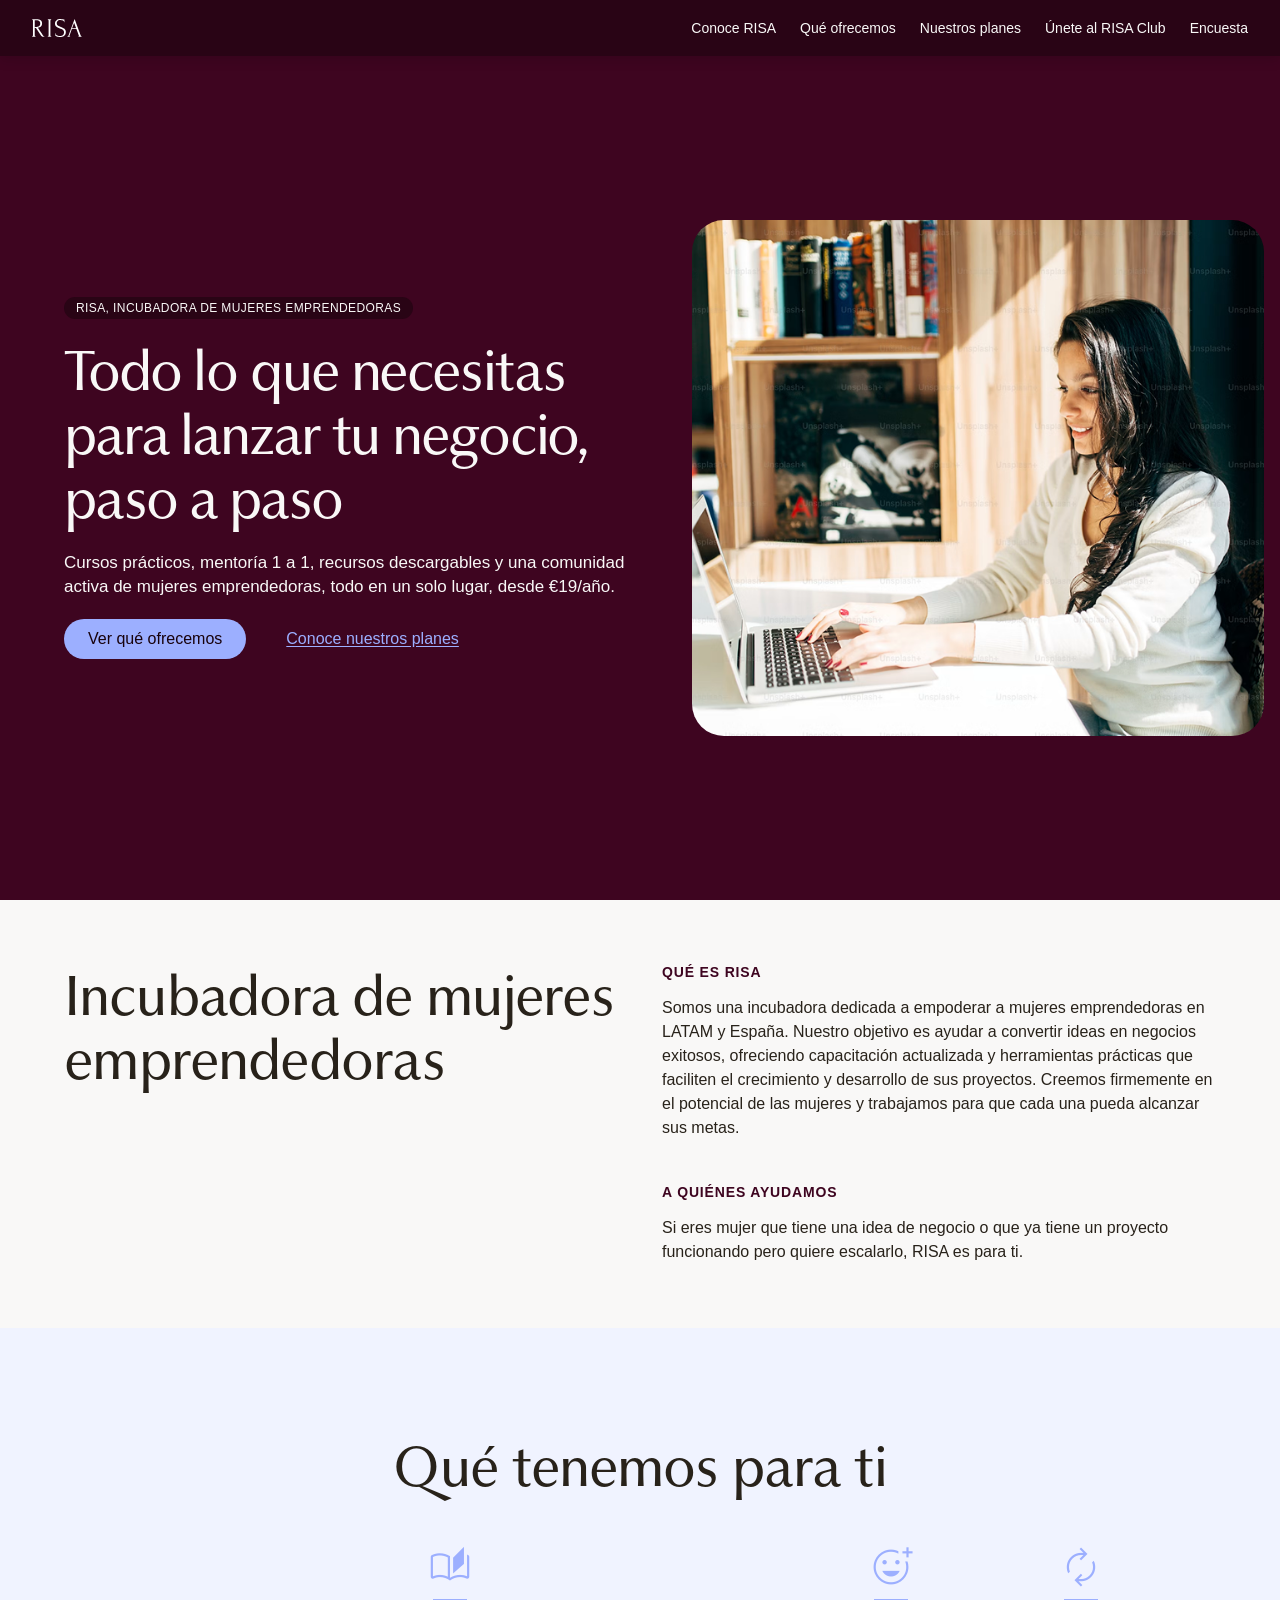
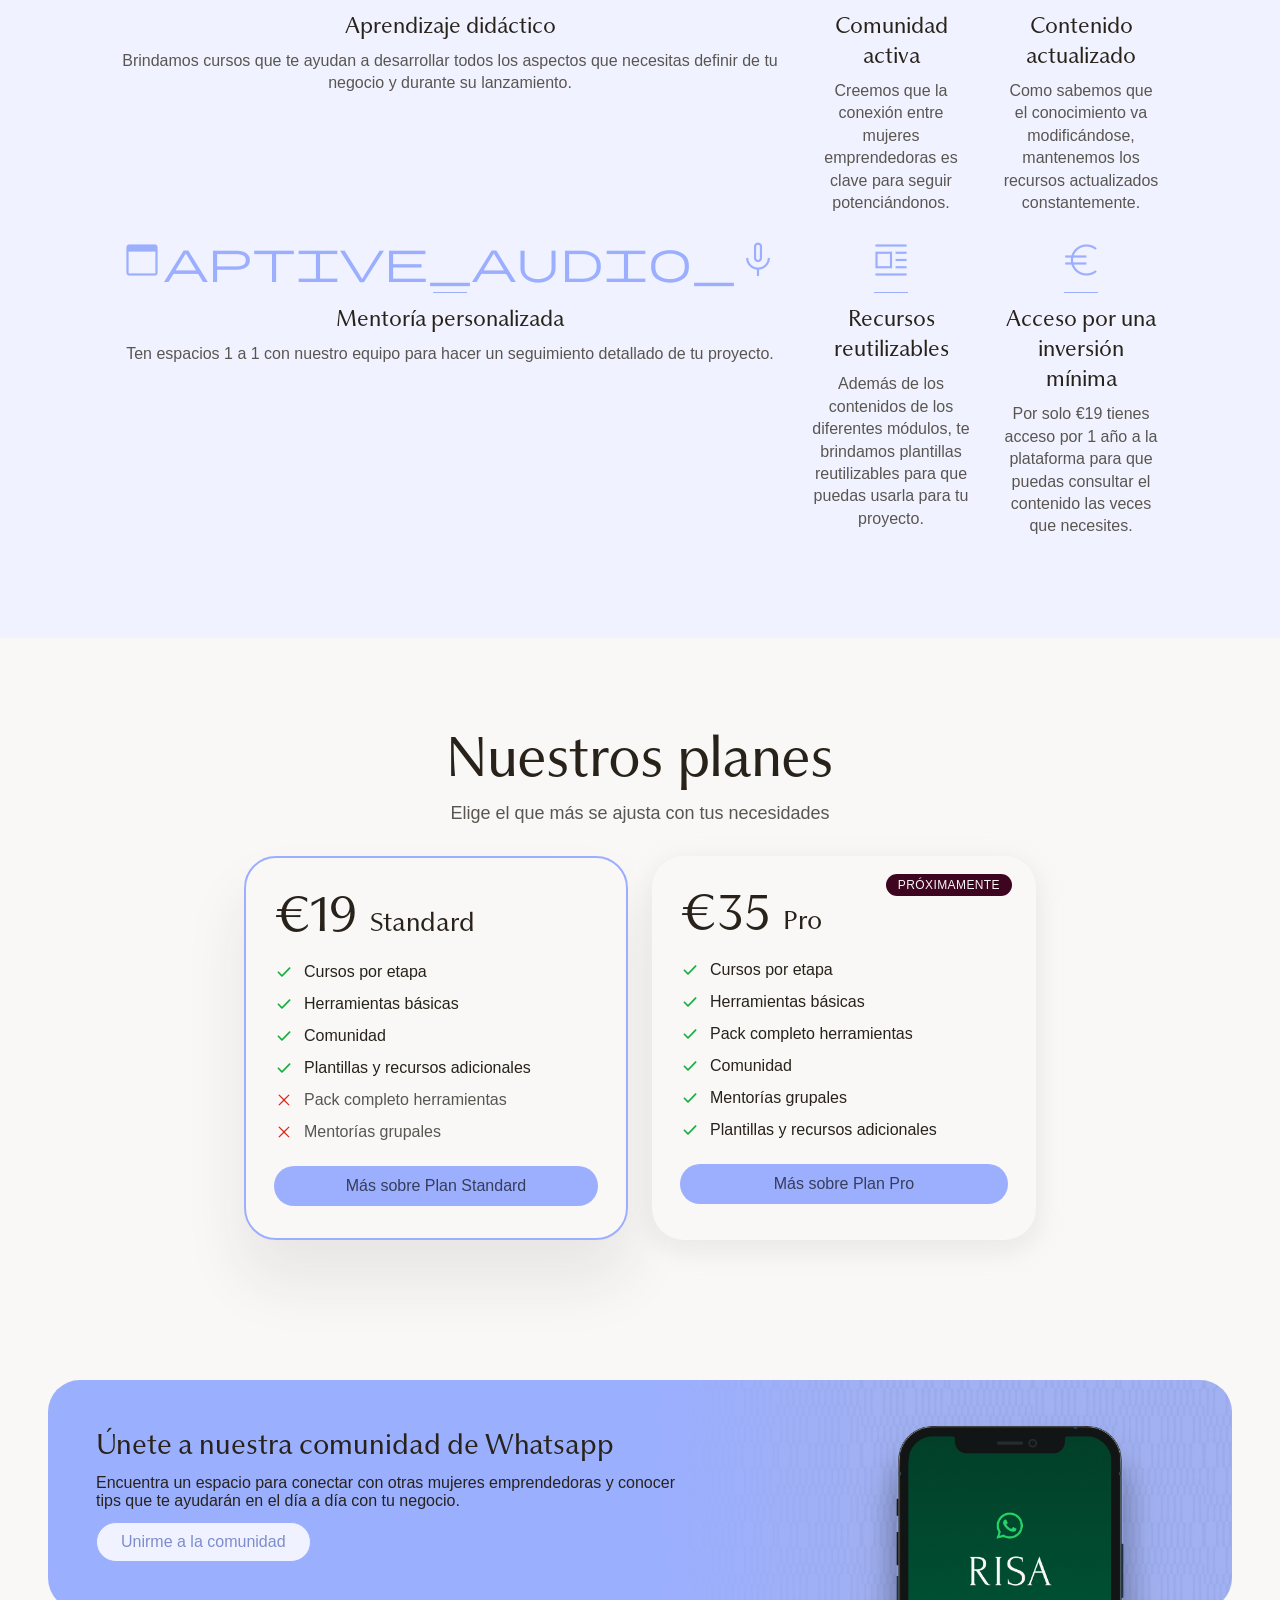
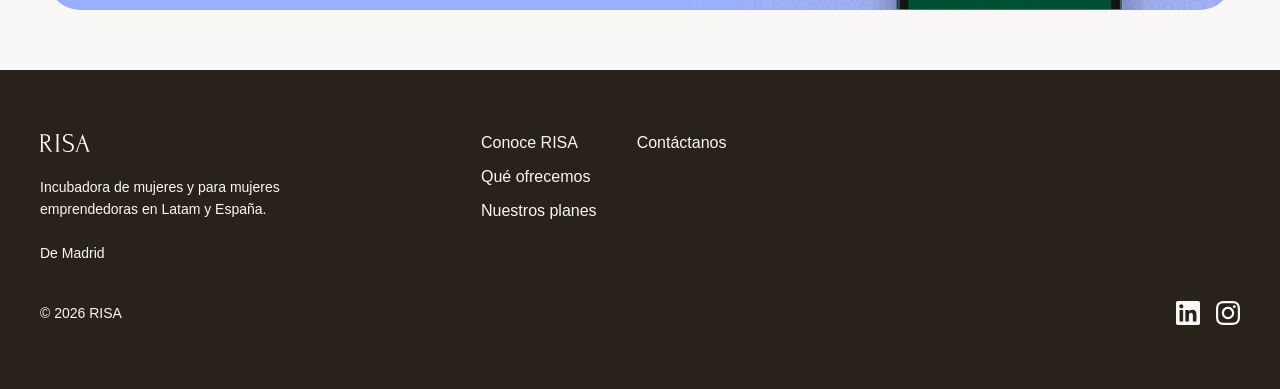
<file: index.html>
<!DOCTYPE html>
<html lang="es">
<head>
  <meta charset="UTF-8" />
  <meta name="viewport" content="width=device-width, initial-scale=1.0" />
  <title>RISA — Incubadora de mujeres emprendedoras</title>
  <meta name="description" content="Cursos prácticos, mentoría 1 a 1, recursos descargables y una comunidad activa de mujeres emprendedoras, todo en un solo lugar, desde €19/año." />
  <link rel="icon" type="image/svg+xml" href="favicon/favicon.svg" />
  <link rel="icon" type="image/png" sizes="96x96" href="favicon/favicon-96x96.png" />
  <link rel="shortcut icon" href="favicon/favicon.ico" />
  <link rel="apple-touch-icon" sizes="180x180" href="favicon/apple-touch-icon.png" />
  <link rel="manifest" href="favicon/site.webmanifest" />
  <link rel="preconnect" href="https://fonts.googleapis.com" />
  <link rel="preconnect" href="https://fonts.gstatic.com" crossorigin />
  <link href="https://fonts.googleapis.com/css2?family=Google+Sans+Flex:wght@300..700&family=Material+Symbols+Outlined:opsz,wght,FILL,GRAD@44,300,0,0&display=swap" rel="stylesheet" />
  <link rel="stylesheet" href="styles.css" />
  <!-- Meta Pixel Code -->
  <script>
  !function(f,b,e,v,n,t,s)
  {if(f.fbq)return;n=f.fbq=function(){n.callMethod?
  n.callMethod.apply(n,arguments):n.queue.push(arguments)};
  if(!f._fbq)f._fbq=n;n.push=n;n.loaded=!0;n.version='2.0';
  n.queue=[];t=b.createElement(e);t.async=!0;
  t.src=v;s=b.getElementsByTagName(e)[0];
  s.parentNode.insertBefore(t,s)}(window, document,'script',
  'https://connect.facebook.net/en_US/fbevents.js');
  fbq('init', '1549475480128389');
  fbq('track', 'PageView');
  </script>
  <noscript><img height="1" width="1" style="display:none"
  src="https://www.facebook.com/tr?id=1549475480128389&ev=PageView&noscript=1"
  /></noscript>
  <!-- End Meta Pixel Code -->
  <noscript>
    <style>
      .intro { display: none !important; }
      .hero__text > *,
      .reveal { opacity: 1 !important; transform: none !important; }
    </style>
  </noscript>
</head>
<body>

  <!-- Intro splash -->
  <div class="intro" id="intro" aria-hidden="true">
    <img src="assets-landing/logo.svg" alt="" class="intro__logo" />
  </div>

  <!-- Navbar -->
  <nav class="navbar" id="top">
    <div class="navbar__inner">
      <a href="#top" class="navbar__logo">
        <img src="assets-landing/logo.svg" alt="RISA" width="49" height="18" />
      </a>

      <button class="navbar__toggle" id="navToggle" aria-expanded="false" aria-controls="navMenu" aria-label="Abrir menú">
        <span></span><span></span><span></span>
      </button>

      <ul class="navbar__menu" id="navMenu">
        <li><a href="#conoce-risa">Conoce RISA</a></li>
        <li><a href="#que-ofrecemos">Qué ofrecemos</a></li>
        <li><a href="#planes">Nuestros planes</a></li>
        <li><a href="#comunidad">Únete al RISA Club</a></li>
        <li><a href="encuesta.html">Encuesta</a></li>
      </ul>
    </div>
  </nav>

  <!-- Hero -->
  <header class="hero">
    <div class="hero__content">
      <div class="hero__text">
        <span class="pill">RISA, INCUBADORA DE MUJERES EMPRENDEDORAS</span>
        <h1 class="hero__title">Todo lo que necesitas para lanzar tu negocio, paso a paso</h1>
        <p class="hero__subtitle">Cursos prácticos, mentoría 1 a 1, recursos descargables y una comunidad activa de mujeres emprendedoras, todo en un solo lugar, desde €19/año.</p>
        <div class="hero__buttons">
          <a href="#que-ofrecemos" class="btn btn--primary">Ver qué ofrecemos</a>
          <a href="#planes" class="btn btn--link">Conoce nuestros planes</a>
        </div>
      </div>
      <div class="hero__image">
        <img src="assets-landing/hero-image.png" alt="Mujer emprendedora trabajando en su laptop" width="687" height="620" />
      </div>
    </div>
  </header>

  <!-- Conoce RISA -->
  <section class="about" id="conoce-risa">
    <h2 class="about__heading reveal">Incubadora de mujeres emprendedoras</h2>
    <div class="about__content">
      <div class="about__block reveal">
        <span class="eyebrow">QUÉ ES RISA</span>
        <p>Somos una incubadora dedicada a empoderar a mujeres emprendedoras en LATAM y España. Nuestro objetivo es <strong>ayudar a convertir ideas en negocios exitosos</strong>, ofreciendo capacitación actualizada y herramientas prácticas que faciliten el crecimiento y desarrollo de sus proyectos. Creemos firmemente en el potencial de las mujeres y trabajamos para que cada una pueda alcanzar sus metas.</p>
      </div>
      <div class="about__block reveal">
        <span class="eyebrow">A QUIÉNES AYUDAMOS</span>
        <p>Si eres mujer que tiene una idea de negocio o que ya tiene un proyecto funcionando pero quiere escalarlo, RISA es para ti.</p>
      </div>
    </div>
  </section>

  <!-- Qué ofrecemos -->
  <section class="benefits" id="que-ofrecemos">
    <h2 class="benefits__heading reveal">Qué tenemos para ti</h2>
    <div class="benefits__grid">
      <article class="benefit reveal">
        <span class="material-symbols-outlined benefit__icon">auto_stories</span>
        <span class="benefit__divider"></span>
        <h3>Aprendizaje didáctico</h3>
        <p>Brindamos cursos que te ayudan a desarrollar todos los aspectos que necesitas definir de tu negocio y durante su lanzamiento.</p>
      </article>
      <article class="benefit reveal">
        <span class="material-symbols-outlined benefit__icon">add_reaction</span>
        <span class="benefit__divider"></span>
        <h3>Comunidad activa</h3>
        <p>Creemos que la conexión entre mujeres emprendedoras es clave para seguir potenciándonos.</p>
      </article>
      <article class="benefit reveal">
        <span class="material-symbols-outlined benefit__icon">autorenew</span>
        <span class="benefit__divider"></span>
        <h3>Contenido actualizado</h3>
        <p>Como sabemos que el conocimiento va modificándose, mantenemos los recursos actualizados constantemente.</p>
      </article>
      <article class="benefit reveal">
        <span class="material-symbols-outlined benefit__icon">adaptive_audio_mic</span>
        <span class="benefit__divider"></span>
        <h3>Mentoría personalizada</h3>
        <p>Ten espacios 1 a 1 con nuestro equipo para hacer un seguimiento detallado de tu proyecto.</p>
      </article>
      <article class="benefit reveal">
        <span class="material-symbols-outlined benefit__icon">format_image_left</span>
        <span class="benefit__divider"></span>
        <h3>Recursos reutilizables</h3>
        <p>Además de los contenidos de los diferentes módulos, te brindamos plantillas reutilizables para que puedas usarla para tu proyecto.</p>
      </article>
      <article class="benefit reveal">
        <span class="material-symbols-outlined benefit__icon">euro</span>
        <span class="benefit__divider"></span>
        <h3>Acceso por una inversión mínima</h3>
        <p>Por solo €19 tienes acceso por 1 año a la plataforma para que puedas consultar el contenido las veces que necesites.</p>
      </article>
    </div>
  </section>

  <!-- Nuestros planes -->
  <section class="pricing" id="planes">
    <div class="pricing__title reveal">
      <h2>Nuestros planes</h2>
      <p>Elige el que más se ajusta con tus necesidades</p>
    </div>
    <div class="pricing__cards">
      <div class="plan-card plan-card--featured reveal">
        <div class="plan-card__price">
          <span class="plan-card__amount">€19</span>
          <span class="plan-card__name">Standard</span>
        </div>
        <ul class="plan-card__items">
          <li><img src="assets-landing/icon_check.svg" alt="" /> Cursos por etapa</li>
          <li><img src="assets-landing/icon_check.svg" alt="" /> Herramientas básicas</li>
          <li><img src="assets-landing/icon_check.svg" alt="" /> Comunidad</li>
          <li><img src="assets-landing/icon_check.svg" alt="" /> Plantillas y recursos adicionales</li>
          <li class="is-excluded"><img src="assets-landing/icon_cross.svg" alt="" /> Pack completo herramientas</li>
          <li class="is-excluded"><img src="assets-landing/icon_cross.svg" alt="" /> Mentorías grupales</li>
        </ul>
        <a href="#planes" class="btn btn--plan">Más sobre Plan Standard</a>
      </div>
      <div class="plan-card reveal">
        <span class="pill plan-card__badge">PRÓXIMAMENTE</span>
        <div class="plan-card__price">
          <span class="plan-card__amount">€35</span>
          <span class="plan-card__name">Pro</span>
        </div>
        <ul class="plan-card__items">
          <li><img src="assets-landing/icon_check.svg" alt="" /> Cursos por etapa</li>
          <li><img src="assets-landing/icon_check.svg" alt="" /> Herramientas básicas</li>
          <li><img src="assets-landing/icon_check.svg" alt="" /> Pack completo herramientas</li>
          <li><img src="assets-landing/icon_check.svg" alt="" /> Comunidad</li>
          <li><img src="assets-landing/icon_check.svg" alt="" /> Mentorías grupales</li>
          <li><img src="assets-landing/icon_check.svg" alt="" /> Plantillas y recursos adicionales</li>
        </ul>
        <a href="#planes" class="btn btn--plan">Más sobre Plan Pro</a>
      </div>
    </div>
  </section>

  <!-- Comunidad / Whatsapp -->
  <section class="community" id="comunidad">
    <div class="community__card">
      <div class="community__text reveal">
        <h2>Únete a nuestra comunidad de Whatsapp</h2>
        <p>Encuentra un espacio para conectar con otras mujeres emprendedoras y conocer tips que te ayudarán en el día a día con tu negocio.</p>
        <a href="#comunidad" class="btn btn--secondary">Unirme a la comunidad</a>
      </div>
      <div class="community__image reveal">
        <img src="assets-landing/banner-image.png" alt="Comunidad de RISA en Whatsapp" width="492" height="312" loading="lazy" />
      </div>
    </div>
  </section>

  <!-- Footer -->
  <footer class="footer">
    <div class="footer__top">
      <div class="footer__brand">
        <img src="assets-landing/logo.svg" alt="RISA" class="footer__logo" width="49" height="18" />
        <p>Incubadora de mujeres y para mujeres emprendedoras en Latam y España.</p>
        <span class="footer__location">De Madrid</span>
      </div>
      <nav class="footer__links" aria-label="Enlaces del pie de página">
        <ul>
          <li><a href="#conoce-risa">Conoce RISA</a></li>
          <li><a href="#que-ofrecemos">Qué ofrecemos</a></li>
          <li><a href="#planes">Nuestros planes</a></li>
        </ul>
        <a href="#comunidad" class="footer__contact">Contáctanos</a>
      </nav>
    </div>
    <div class="footer__bottom">
      <span>© 2026 RISA</span>
      <div class="footer__socials">
        <a href="#" aria-label="LinkedIn"><img src="assets-landing/logo Linkedin.svg" alt="" width="24" height="24" /></a>
        <a href="https://www.instagram.com/risa.emprende/?hl=es" target="_blank" rel="noopener" aria-label="Instagram"><img src="assets-landing/logo IG.svg" alt="" width="24" height="24" /></a>
      </div>
    </div>
  </footer>

  <script src="script.js"></script>
</body>
</html>
</file>
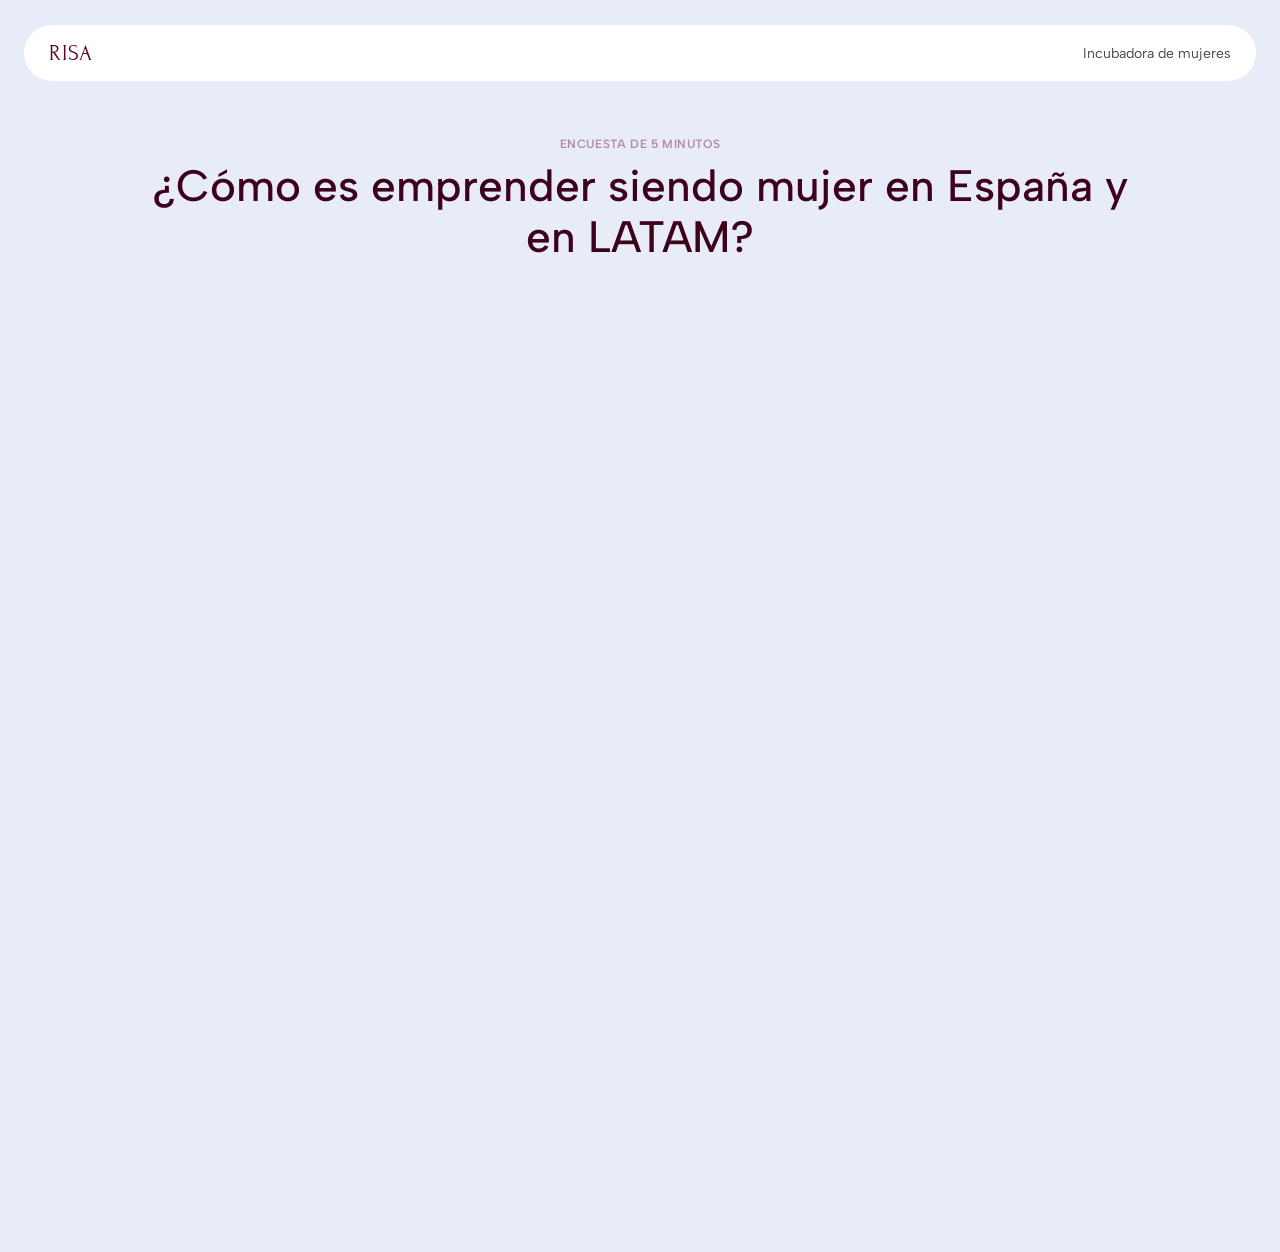
<file: encuesta.html>
<!DOCTYPE html>
<html lang="es">
<head>
  <meta charset="UTF-8" />
  <meta name="viewport" content="width=device-width, initial-scale=1.0, maximum-scale=1.0, user-scalable=no" />
  <title>RISA — Encuesta</title>
  <link rel="icon" type="image/svg+xml" href="favicon/favicon.svg" />
  <link rel="icon" type="image/png" sizes="96x96" href="favicon/favicon-96x96.png" />
  <link rel="shortcut icon" href="favicon/favicon.ico" />
  <link rel="apple-touch-icon" sizes="180x180" href="favicon/apple-touch-icon.png" />
  <link rel="manifest" href="favicon/site.webmanifest" />
  <link rel="preconnect" href="https://fonts.googleapis.com" />
  <link rel="preconnect" href="https://fonts.gstatic.com" crossorigin />
  <link href="https://fonts.googleapis.com/css2?family=Forum&family=Albert+Sans:wght@400;500;600&display=swap" rel="stylesheet" />
  <link rel="stylesheet" href="encuesta.css" />
  <!-- Meta Pixel Code -->
  <script>
  !function(f,b,e,v,n,t,s)
  {if(f.fbq)return;n=f.fbq=function(){n.callMethod?
  n.callMethod.apply(n,arguments):n.queue.push(arguments)};
  if(!f._fbq)f._fbq=n;n.push=n;n.loaded=!0;n.version='2.0';
  n.queue=[];t=b.createElement(e);t.async=!0;
  t.src=v;s=b.getElementsByTagName(e)[0];
  s.parentNode.insertBefore(t,s)}(window, document,'script',
  'https://connect.facebook.net/en_US/fbevents.js');
  fbq('init', '1549475480128389');
  fbq('track', 'PageView');
  </script>
  <noscript><img height="1" width="1" style="display:none"
  src="https://www.facebook.com/tr?id=1549475480128389&ev=PageView&noscript=1"
  /></noscript>
  <!-- End Meta Pixel Code -->
</head>
<body>

  <!-- Navbar -->
  <nav class="navbar">
    <span class="navbar__logo">RISA</span>
    <span class="navbar__tagline">Incubadora de mujeres</span>
  </nav>

  <!-- Hero -->
  <main class="hero">
    <p class="hero__label">ENCUESTA DE 5 MINUTOS</p>
    <h1 class="hero__title">¿Cómo es emprender siendo mujer en España y en LATAM?</h1>

    <!-- Google Form embed -->
    <div class="form-wrapper">
      <iframe
        src="https://docs.google.com/forms/d/e/1FAIpQLSdtHqwRq4pap4GieKgZHvoSJb9RpfkNajUtB-b8qMIWnhn3cg/viewform?embedded=true"
        width="100%"
        height="900"
        frameborder="0"
        marginheight="0"
        marginwidth="0"
        title="Encuesta RISA"
      >Cargando…</iframe>
    </div>
  </main>

</body>
</html>
</file>
<file: styles.css>
*, *::before, *::after {
  box-sizing: border-box;
  margin: 0;
  padding: 0;
}

@font-face {
  font-family: 'PP Museum';
  src: url('fonts/PPMuseum-Light.otf') format('opentype');
  font-weight: 300;
  font-style: normal;
  font-display: swap;
}

:root {
  --violet-900: #3e0520;
  --violet-dark: #290415;
  --violet-darker: #18020c;
  --violet-splash: #450623;
  --blue-400:   #9cafff;
  --blue-500:   #7d8ccc;
  --blue-600:   #373d59;
  --blue-100:   #f0f3ff;
  --black:      #28221a;
  --grey-600:   #5a5551;
  --white:      #f9f8f7;

  --font-heading: 'PP Museum', Georgia, serif;
  --font-body: 'Google Sans Flex', 'Segoe UI', sans-serif;
}

html {
  scroll-behavior: smooth;
}

html, body {
  min-height: 100%;
  background: var(--white);
  color: var(--black);
  font-family: var(--font-body);
}

section, header, footer {
  scroll-margin-top: 56px;
}

img {
  max-width: 100%;
  display: block;
}

a {
  color: inherit;
  text-decoration: none;
}

h1, h2, h3 {
  font-family: var(--font-heading);
  font-weight: 300;
}

.material-symbols-outlined {
  font-variation-settings: 'FILL' 0, 'wght' 300, 'GRAD' 0, 'opsz' 44;
  line-height: 1;
}

/* ── Shared components ─────────────────────────────────── */
.pill {
  display: inline-block;
  background: var(--violet-900);
  color: var(--white);
  font-size: 12px;
  font-weight: 400;
  letter-spacing: 0.4px;
  padding: 4px 12px;
  border-radius: 900px;
  white-space: nowrap;
}

.hero__text .pill {
  background: var(--violet-dark);
}

.eyebrow {
  display: block;
  font-family: var(--font-body);
  font-weight: 600;
  font-size: 14px;
  letter-spacing: 0.06em;
  color: var(--violet-900);
}

.btn {
  display: inline-flex;
  align-items: center;
  justify-content: center;
  height: 40px;
  padding: 0 24px;
  border-radius: 100px;
  font-family: var(--font-body);
  font-weight: 500;
  font-size: 16px;
  white-space: nowrap;
  border: none;
  cursor: pointer;
  transition: background-color 0.2s ease, color 0.2s ease;
}

.btn:not(.btn--link) {
  width: 100%;
}

.btn--primary {
  background: var(--blue-400);
  color: var(--violet-darker);
}
.btn--primary:hover {
  background: var(--blue-500);
  color: var(--white);
}

.btn--secondary {
  background: var(--blue-100);
  color: var(--blue-500);
  border: 1px solid var(--blue-400);
}
.btn--secondary:hover {
  background: var(--blue-600);
  color: var(--white);
}

.btn--link {
  background: none;
  border: none;
  color: var(--blue-400);
  text-decoration: underline;
  text-underline-offset: 2px;
}
.btn--link:hover {
  color: var(--white);
}

.btn--plan {
  background: var(--blue-400);
  color: var(--blue-600);
  width: 100%;
}
.btn--plan:hover {
  background: var(--blue-500);
  color: var(--white);
}

/* ── Intro splash ───────────────────────────────────────── */
.intro {
  position: fixed;
  inset: 0;
  z-index: 9999;
  display: flex;
  align-items: center;
  justify-content: center;
  background: var(--violet-splash);
  transform: translateY(0);
  transition: transform 0.8s ease;
}

.intro.is-hidden {
  transform: translateY(-100%);
  pointer-events: none;
}

.intro__logo {
  width: min(140px, 40vw);
  height: auto;
  opacity: 0;
  animation: intro-logo-in 0.6s ease 0.1s forwards;
}

@keyframes intro-logo-in {
  from {
    opacity: 0;
    transform: translateY(6px);
  }
  to {
    opacity: 1;
    transform: translateY(0);
  }
}

body.intro-active {
  overflow: hidden;
}

@media (prefers-reduced-motion: reduce) {
  .intro {
    transition: none;
  }

  .intro__logo {
    animation: none;
    opacity: 1;
  }
}

/* ── Navbar ─────────────────────────────────────────────── */
.navbar {
  position: sticky;
  top: 0;
  z-index: 100;
  background: var(--violet-dark);
  box-shadow: 0 4px 12px rgba(0, 0, 0, 0.12);
}

.navbar__inner {
  max-width: 1440px;
  height: 56px;
  margin: 0 auto;
  display: flex;
  align-items: center;
  justify-content: space-between;
  padding: 0 12px;
}

.navbar__logo img {
  height: 18px;
  width: auto;
}

.navbar__menu {
  list-style: none;
  display: none;
  align-items: center;
  gap: 24px;
  font-size: 14px;
  color: var(--white);
}

.navbar__menu a {
  white-space: nowrap;
}

.navbar__menu a:hover {
  color: var(--blue-400);
}

.navbar__toggle {
  display: none;
  flex-direction: column;
  justify-content: center;
  gap: 5px;
  width: 32px;
  height: 32px;
  background: none;
  border: none;
  cursor: pointer;
  padding: 0;
}

.navbar__toggle span {
  display: block;
  width: 100%;
  height: 2px;
  background: var(--white);
  transition: transform 0.2s ease, opacity 0.2s ease;
}

.navbar__toggle.is-open span:nth-child(1) {
  transform: translateY(7px) rotate(45deg);
}
.navbar__toggle.is-open span:nth-child(2) {
  opacity: 0;
}
.navbar__toggle.is-open span:nth-child(3) {
  transform: translateY(-7px) rotate(-45deg);
}

/* ── Hero ───────────────────────────────────────────────── */
.hero {
  background: var(--violet-900);
  display: flex;
  align-items: center;
  min-height: calc(100vh - 56px);
  min-height: calc(100svh - 56px);
}

.hero__content {
  width: 100%;
  max-width: 1440px;
  margin: 0 auto;
  display: flex;
  flex-direction: column;
  gap: 40px;
  padding: 40px 12px;
}

.hero__text {
  display: flex;
  flex-direction: column;
  align-items: center;
  text-align: center;
  gap: 20px;
}

.hero__text > * {
  opacity: 0;
}

body.is-ready .hero__text > * {
  animation: hero-reveal 0.7s ease forwards;
}

body.is-ready .hero__text > *:nth-child(1) { animation-delay: 0.05s; }
body.is-ready .hero__text > *:nth-child(2) { animation-delay: 0.2s; }
body.is-ready .hero__text > *:nth-child(3) { animation-delay: 0.35s; }
body.is-ready .hero__text > *:nth-child(4) { animation-delay: 0.5s; }

@keyframes hero-reveal {
  from {
    opacity: 0;
    transform: translateY(24px);
  }
  to {
    opacity: 1;
    transform: translateY(0);
  }
}

@media (prefers-reduced-motion: reduce) {
  .hero__text > * {
    animation: none;
    opacity: 1;
  }
}

.hero__title {
  color: var(--white);
  font-size: 34px;
  line-height: 1.15;
  letter-spacing: -0.02em;
}

.hero__subtitle {
  color: var(--white);
  font-weight: 300;
  font-size: 17px;
  line-height: 1.4;
}

.hero__buttons {
  display: flex;
  flex-wrap: wrap;
  justify-content: center;
  gap: 16px;
}

.hero__image {
  border-radius: 24px;
  overflow: hidden;
}

.hero__image img {
  width: 100%;
  height: auto;
  object-fit: cover;
}

/* ── Conoce RISA ────────────────────────────────────────── */
.about {
  background: var(--white);
  padding: 56px 12px;
  display: flex;
  flex-direction: column;
  gap: 32px;
  max-width: 1440px;
  margin: 0 auto;
}

.about__heading {
  align-self: flex-start;
  font-size: 34px;
  line-height: 1.15;
  color: var(--black);
}

.about__content {
  align-self: flex-start;
  display: flex;
  flex-direction: column;
  gap: 32px;
}

.about__block {
  display: flex;
  flex-direction: column;
  gap: 16px;
}

.about__block p {
  font-size: 16px;
  line-height: 1.5;
  color: var(--black);
}

.about__block p strong {
  font-weight: 500;
}

/* ── Qué ofrecemos ──────────────────────────────────────── */
.benefits {
  background: var(--blue-100);
  padding: 56px 12px;
}

.benefits__heading {
  text-align: center;
  font-size: 34px;
  margin-bottom: 32px;
}

.benefits__grid {
  max-width: 1200px;
  margin: 0 auto;
  display: grid;
  grid-template-columns: 1fr;
  gap: 32px;
}

.benefit {
  display: flex;
  flex-direction: column;
  align-items: center;
  text-align: center;
  gap: 10px;
}

.benefit__icon {
  font-size: 44px;
  color: var(--blue-400);
}

.benefit__divider {
  width: 34px;
  height: 1px;
  background: var(--blue-400);
}

.benefit h3 {
  font-size: 22px;
  color: var(--black);
}

.benefit p {
  font-size: 16px;
  line-height: 1.4;
  color: var(--grey-600);
}

/* ── Nuestros planes ────────────────────────────────────── */
.pricing {
  background: var(--white);
  padding: 56px 12px;
}

.pricing__title {
  text-align: center;
  max-width: 420px;
  margin: 0 auto 32px;
  display: flex;
  flex-direction: column;
  gap: 8px;
}

.pricing__title h2 {
  font-size: 34px;
}

.pricing__title p {
  font-size: 18px;
  color: var(--grey-600);
}

.pricing__cards {
  max-width: 1200px;
  margin: 0 auto;
  display: flex;
  flex-direction: column;
  gap: 24px;
  align-items: center;
}

.plan-card {
  position: relative;
  background: var(--white);
  border-radius: 32px;
  padding: 32px 28px;
  width: 100%;
  max-width: 384px;
  box-shadow: 0 8px 24px 4px rgba(175, 175, 175, 0.2);
  display: flex;
  flex-direction: column;
  gap: 24px;
}

.plan-card--featured {
  border: 2px solid var(--blue-400);
  box-shadow: 0 40px 60px 4px rgba(39, 34, 27, 0.08);
}

.plan-card__price {
  display: flex;
  align-items: flex-end;
  gap: 12px;
}

.plan-card__amount {
  font-family: var(--font-heading);
  font-weight: 300;
  font-size: 48px;
  line-height: 1;
  color: var(--black);
}

.plan-card__name {
  font-family: var(--font-heading);
  font-weight: 300;
  font-size: 26px;
  line-height: 1.2;
  color: var(--black);
}

.plan-card__items {
  list-style: none;
  display: flex;
  flex-direction: column;
  gap: 12px;
}

.plan-card__items li {
  display: flex;
  align-items: center;
  gap: 10px;
  font-weight: 300;
  font-size: 16px;
  color: var(--black);
}

.plan-card__items li img {
  width: 20px;
  height: 20px;
  object-fit: contain;
  flex-shrink: 0;
}

.plan-card__items li.is-excluded {
  color: var(--grey-600);
}

.plan-card__badge {
  position: absolute;
  top: 18px;
  right: 24px;
}

/* ── Comunidad / Whatsapp ───────────────────────────────── */
.community {
  background: var(--white);
  padding: 48px 12px;
}

.community__card {
  max-width: 1344px;
  margin: 0 auto;
  background-color: var(--blue-400);
  background-image: url('assets-landing/banner-background.png');
  background-size: cover;
  background-position: center;
  border-radius: 32px;
  overflow: hidden;
  display: flex;
  flex-direction: column;
  align-items: center;
  gap: 24px;
  padding: 32px 24px;
}

.community__text {
  display: flex;
  flex-direction: column;
  align-items: center;
  gap: 12px;
  text-align: center;
}

.community__text h2 {
  font-size: 28px;
  line-height: 1.2;
  color: var(--black);
}

.community__text p {
  font-size: 16px;
  color: var(--black);
}

.community__image {
  max-width: 220px;
  margin-bottom: -32px;
}

.community__image img {
  width: 100%;
  height: auto;
  filter: drop-shadow(0 30px 20px rgba(0, 0, 0, 0.2));
}

/* ── Scroll reveal (content only, never backgrounds) ───── */
.reveal {
  opacity: 0;
  transform: translateY(24px);
  transition: opacity 0.6s ease, transform 0.6s ease;
}

.reveal.is-visible {
  opacity: 1;
  transform: translateY(0);
}

.about__content > .reveal:nth-child(2) { transition-delay: 0.12s; }

.benefits__grid > .reveal:nth-child(2) { transition-delay: 0.08s; }
.benefits__grid > .reveal:nth-child(3) { transition-delay: 0.16s; }
.benefits__grid > .reveal:nth-child(4) { transition-delay: 0.24s; }
.benefits__grid > .reveal:nth-child(5) { transition-delay: 0.32s; }
.benefits__grid > .reveal:nth-child(6) { transition-delay: 0.4s; }

.pricing__cards > .reveal:nth-child(2) { transition-delay: 0.12s; }

@media (prefers-reduced-motion: reduce) {
  .reveal {
    transition: none;
    opacity: 1;
    transform: none;
  }
}

/* ── Footer ─────────────────────────────────────────────── */
.footer {
  background: var(--black);
  color: var(--white);
  padding: 48px 12px;
}

.footer__top {
  max-width: 1440px;
  margin: 0 auto;
  display: flex;
  flex-direction: column;
  gap: 40px;
}

.footer__brand {
  display: flex;
  flex-direction: column;
  gap: 24px;
  max-width: 321px;
}

.footer__logo {
  align-self: flex-start;
  height: 18px;
  width: auto;
}

.footer__brand p {
  font-size: 14px;
  line-height: 1.6;
}

.footer__location {
  font-size: 14px;
}

.footer__links {
  display: flex;
  flex-wrap: wrap;
  gap: 40px;
  font-size: 16px;
}

.footer__links ul {
  list-style: none;
  display: flex;
  flex-direction: column;
  gap: 16px;
}

.footer__bottom {
  max-width: 1440px;
  margin: 40px auto 0;
  display: flex;
  align-items: center;
  justify-content: space-between;
  font-size: 14px;
}

.footer__socials {
  display: flex;
  gap: 16px;
}

/* ── Tablet (≥ 600px) ───────────────────────────────────── */
@media (min-width: 600px) {
  .benefits__grid {
    grid-template-columns: repeat(2, 1fr);
  }
}

/* ── Tablet (≥ 768px) ───────────────────────────────────── */
@media (min-width: 768px) {
  .btn.btn--primary,
  .btn.btn--secondary {
    width: auto;
  }

  .hero__content,
  .about,
  .benefits,
  .pricing,
  .community,
  .footer {
    padding-left: 48px;
    padding-right: 48px;
  }

  .hero__title {
    font-size: 44px;
  }

  .about__heading,
  .benefits__heading,
  .pricing__title h2 {
    font-size: 44px;
  }

  .pricing__cards {
    flex-direction: row;
    justify-content: center;
    align-items: stretch;
  }

  .community__card {
    flex-direction: row;
    justify-content: space-between;
    text-align: left;
    padding: 40px 48px;
  }

  .community__text {
    align-items: flex-start;
    text-align: left;
    max-width: 55%;
  }

  .community__image {
    align-self: flex-end;
    margin-bottom: -40px;
  }

  .community__image.reveal {
    transform: translateX(-24px) translateY(24px);
  }

  .community__image.reveal.is-visible {
    transform: translateX(-24px) translateY(0);
  }

  .footer__top {
    flex-direction: row;
    justify-content: flex-start;
    gap: 64px;
  }
}

/* ── Desktop (≥ 1024px) ─────────────────────────────────── */
@media (min-width: 1024px) {
  .hero__content {
    flex-direction: row;
    align-items: center;
    padding: 40px 16px 40px 64px;
    gap: 56px;
  }

  .hero__text {
    flex: 1;
    align-items: flex-start;
    text-align: left;
  }

  .hero__buttons {
    justify-content: flex-start;
  }

  .hero__image {
    flex: 1;
    border-radius: 32px;
  }

  .hero__title {
    font-size: 56px;
    line-height: 64px;
  }

  .about {
    flex-direction: row;
    justify-content: space-between;
    gap: 44px;
    padding: 64px 64px;
  }

  .about__heading {
    align-self: flex-start;
    flex: 1;
    font-size: 56px;
  }

  .about__content {
    align-self: flex-start;
    flex: 1;
    gap: 44px;
  }

  .benefits {
    padding: 100px 120px;
  }

  .benefits__heading {
    font-size: 56px;
    margin-bottom: 40px;
  }

  .benefits__grid {
    grid-template-columns: repeat(3, 1fr);
    gap: 24px 32px;
  }

  .pricing {
    padding: 80px 120px;
  }

  .pricing__title h2 {
    font-size: 56px;
  }

  .community {
    padding: 60px 48px;
  }

  .community__image {
    max-width: 300px;
  }

  .footer {
    padding: 64px 40px;
  }

  .footer__top {
    gap: 120px;
  }
}

/* ── Wide desktop / navbar switch (≥ 1100px) ───────────── */
@media (min-width: 1100px) {
  .navbar__inner {
    padding: 0 32px;
  }

  .navbar__menu {
    position: static;
    display: flex;
    flex-direction: row;
    background: none;
    padding: 0;
    box-shadow: none;
  }

}

@media (max-width: 1099.98px) {
  .navbar__toggle {
    display: flex;
  }

  .navbar__menu {
    position: absolute;
    top: 100%;
    left: 0;
    right: 0;
    flex-direction: column;
    align-items: flex-start;
    gap: 16px;
    background: var(--violet-dark);
    padding: 20px 12px 24px;
    font-size: 20px;
    box-shadow: 0 12px 24px rgba(0, 0, 0, 0.2);
    display: none;
  }

  .navbar__menu.is-open {
    display: flex;
  }

  .navbar__menu li {
    width: 100%;
  }
}

/* ── Plan card hover ────────────────────────────────────── */
.plan-card.reveal {
  transition: opacity 0.6s ease, transform 0.3s ease, box-shadow 0.3s ease;
}

.plan-card:hover {
  transform: translateY(-8px);
  box-shadow: 0 20px 40px rgba(39, 34, 27, 0.15);
}

@media (prefers-reduced-motion: reduce) {
  .plan-card:hover {
    transform: none;
  }
}
</file>
<file: encuesta.css>
*, *::before, *::after {
  box-sizing: border-box;
  margin: 0;
  padding: 0;
}

:root {
  --violet-700: #3e011c;
  --violet-500: #570228;
  --violet-200: #b28b9c;
  --grey-400:   #484848;
  --blue-100:   #e8ecf8;
}

html, body {
  min-height: 100%;
  background-color: var(--blue-100);
  font-family: 'Albert Sans', sans-serif;
}

/* ── Navbar ─────────────────────────────────────────── */
.navbar {
  display: flex;
  align-items: center;
  justify-content: space-between;
  background: #fff;
  border-radius: 62px;
  padding: 11px 25px;
  height: 56px;
  white-space: nowrap;
  overflow: hidden;

  /* desktop: 24px from edges */
  margin: 25px 24px 0;
}

.navbar__logo {
  font-family: 'Forum', serif;
  font-size: 22px;
  letter-spacing: 1.1px;
  color: var(--violet-500);
}

.navbar__tagline {
  font-family: 'Albert Sans', sans-serif;
  font-weight: 400;
  font-size: 14px;
  color: var(--grey-400);
}

/* ── Hero ────────────────────────────────────────────── */
.hero {
  display: flex;
  flex-direction: column;
  align-items: center;
  text-align: center;
  gap: 10px;
  padding: 56px 24px 60px;
  max-width: 1060px;
  margin: 0 auto;
}

.hero__label {
  font-weight: 600;
  font-size: 12px;
  letter-spacing: 0.6px;
  color: var(--violet-200);
  width: 100%;
}

.hero__title {
  font-weight: 500;
  font-size: 44px;
  color: var(--violet-700);
  width: 100%;
  line-height: 1.15;
}

/* ── Google Form ─────────────────────────────────────── */
.form-wrapper {
  width: 100%;
  margin-top: 20px;
}

.form-wrapper iframe {
  display: block;
  border: none;
  width: 100%;
  overflow: hidden;
}

/* ── Tablet (≤ 768px) ───────────────────────────────── */
@media (max-width: 768px) {
  .navbar {
    margin: 24px 22px 0;
  }

  .hero {
    padding: 44px 22px 48px;
  }

  .hero__title {
    font-size: 44px;
    text-align: center;
    width: 100%;
  }

  .hero__label {
    text-align: center;
    width: 100%;
  }
}

/* ── Mobile (≤ 430px) ───────────────────────────────── */
@media (max-width: 430px) {
  .navbar {
    margin: 12px 12px 0;
  }

  .hero {
    padding: 24px 12px 40px;
    align-items: center;
  }

  .hero__label,
  .hero__title {
    text-align: center;
  }

  .hero__title {
    font-size: 24px;
  }
}
</file>
